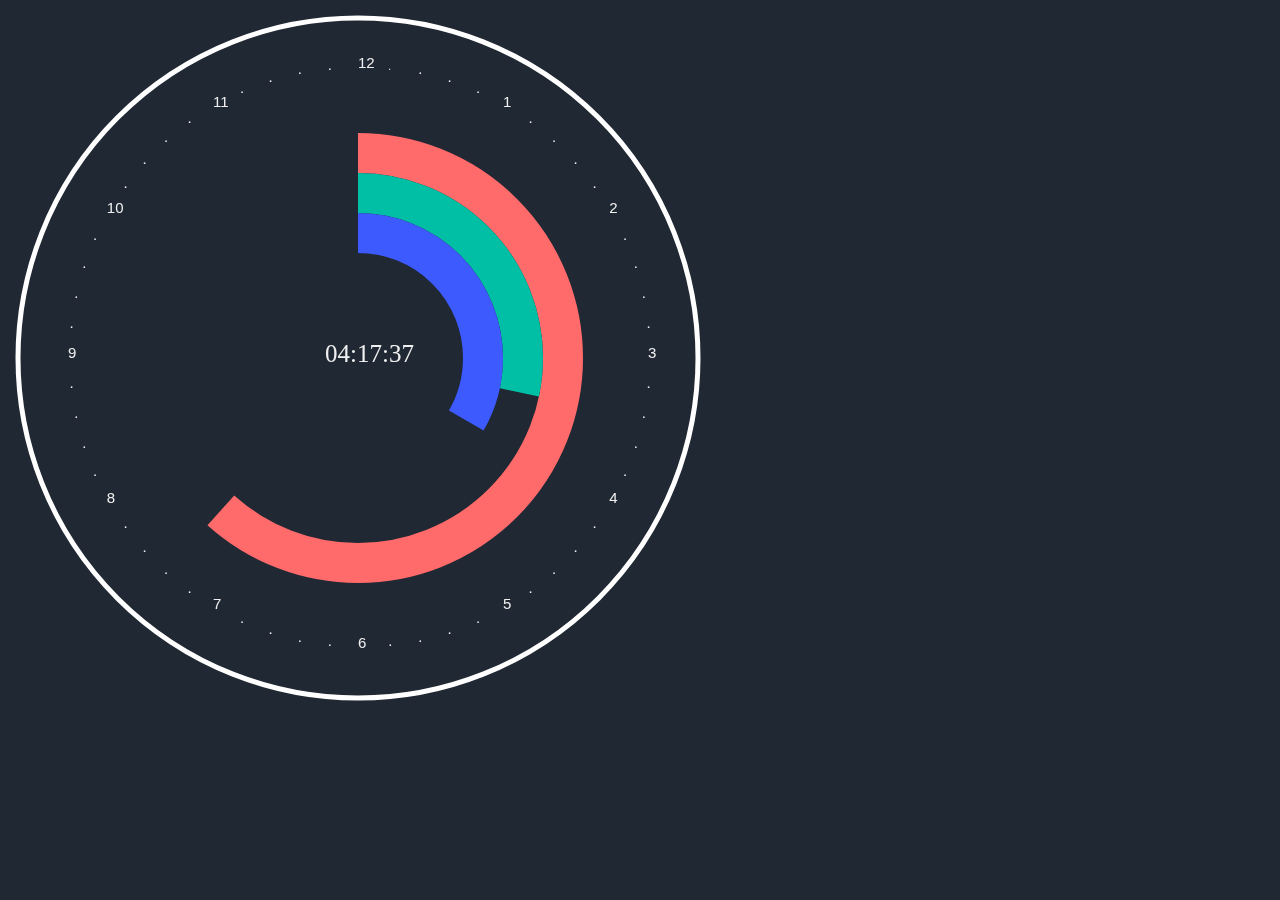
<file: index.html>
<!DOCTYPE html>
<html>
  <head>
    <meta name="viewport" charset="utf-8" content="width=device-width, initial-scale=0.5">
    <title>Some random title!</title>
    <link rel="stylesheet" href="app.css">
    <link rel="manifest" href="./manifest.json">
    <meta name="theme-color" content="#202833"/>
    <script src="app.js"></script>
  </head>
  <body>
<canvas id="canvas2" width="700px" height="700px">
</canvas>
<div id="time"></div>
  </body>
</html>
</file>
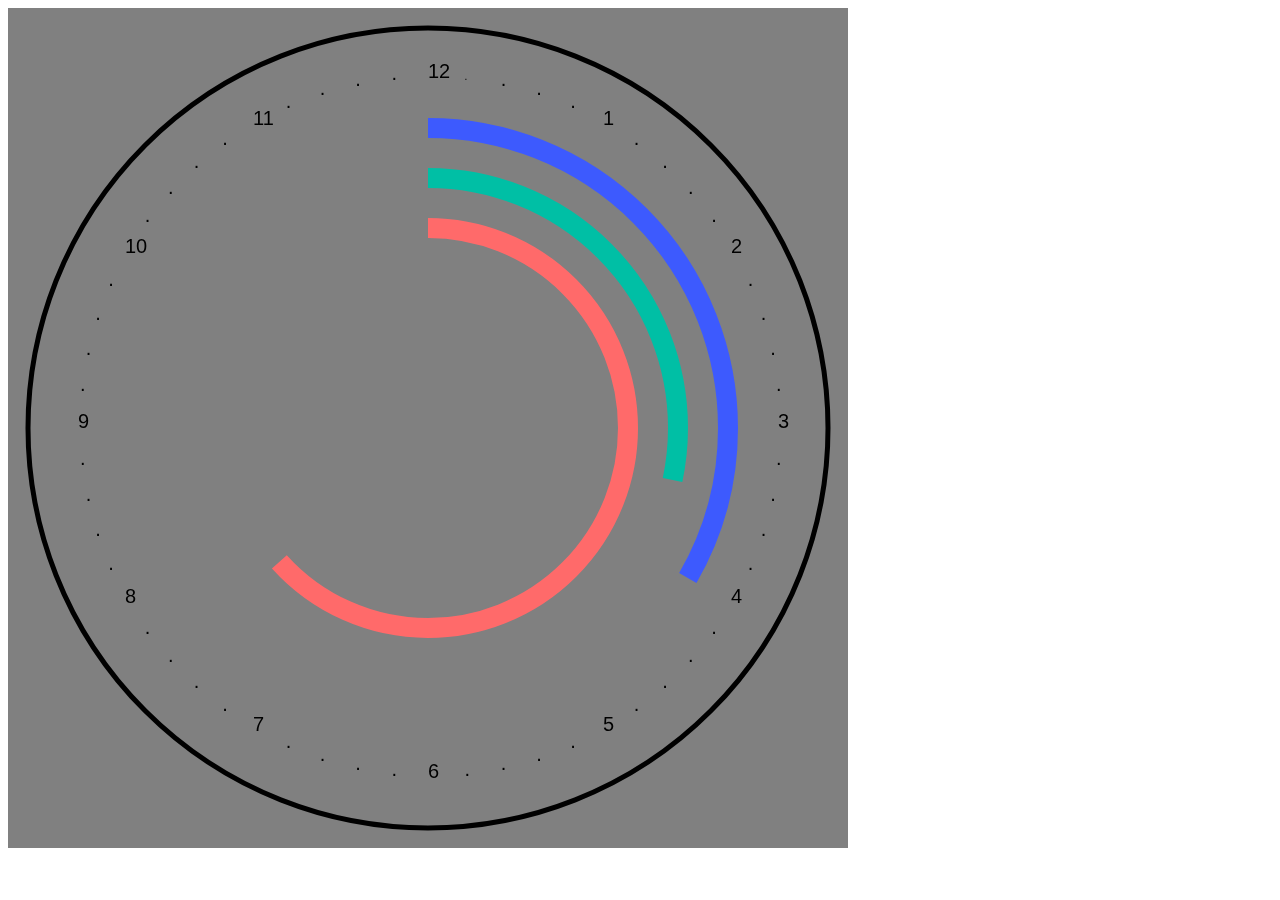
<file: Untitled.html>
<!DOCTYPE html>
<html>
  <head>
    <meta charset="utf-8">
    <title>Some random title!</title>
    <link rel="stylesheet" href="K.css">
    <script src="K.js"></script>
  </head>
  <body>
<canvas id="canvas2" width="840" height="840">
</canvas>
  </body>
</html>
</file>
<file: app.css>
canvas{
  /* background-color: #202833; */
  position: absolute;
  padding-left: 0;
  padding-right: 0;
  margin-left: auto;
  margin-right: auto;
  display: block;
}
body{
    background-color: #202833;
}
#time{
    position: absolute;
    font-size: 25px;
    color: #F0F0F0;
    font-style: "Arial"
}
</file>
<file: K.css>
canvas{
  background-color: grey;
}
</file>
